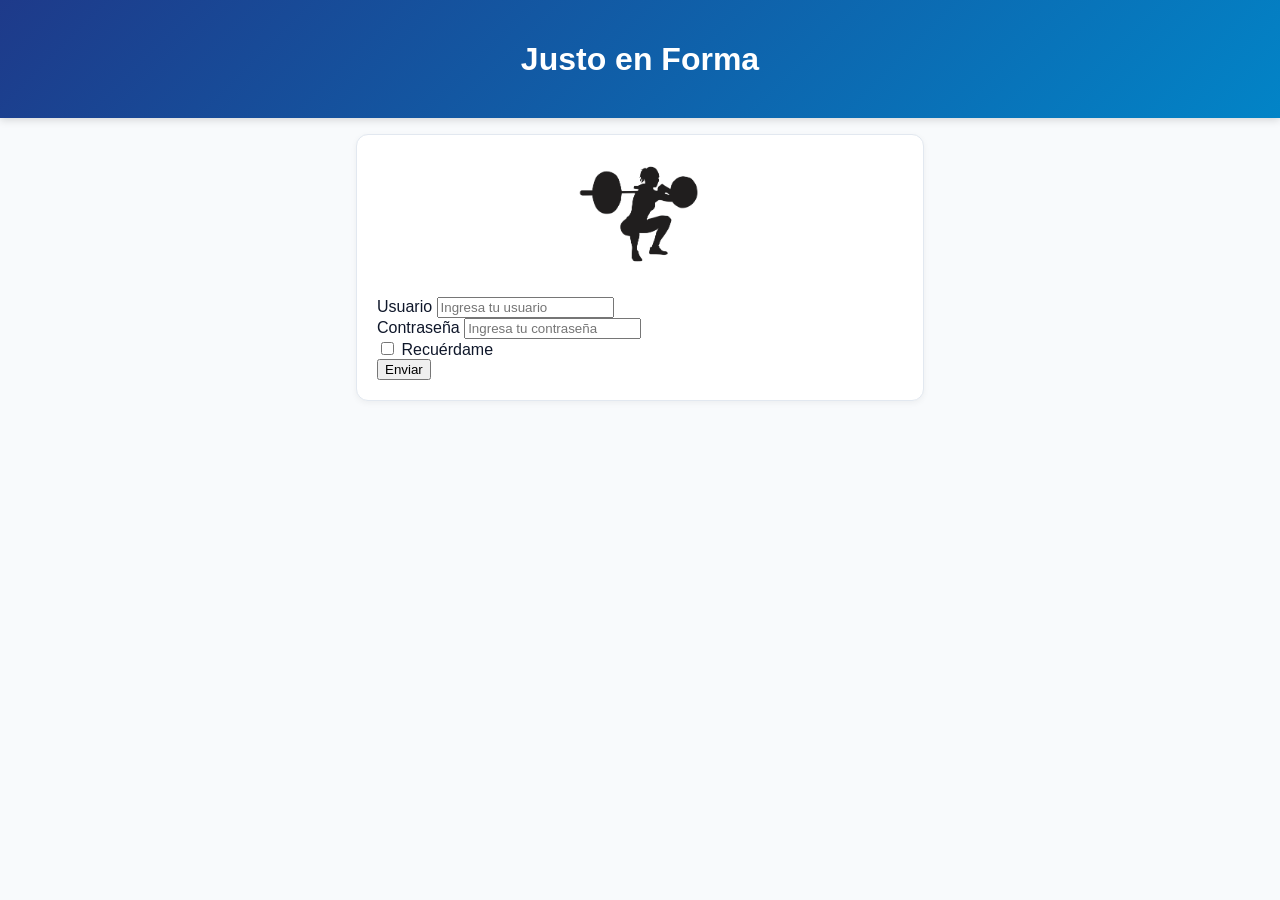
<file: index.html>
<!DOCTYPE html>
<html lang="es">
<head>
  <meta charset="UTF-8">
  <meta name="viewport" content="width=device-width, initial-scale=1.0">
  <title>Justo en Forma</title>
  <link rel="stylesheet" href="styles.css">
  <link rel="manifest" href="manifest.json">
  <meta name="theme-color" content="#1e3a8a">
</head>
<body>
  <header class="app-header">
    <h1>Justo en Forma</h1>
  </header>

  <main id="app-container" class="main-content">
    <div class="card login-card">
      <div class="logo-container">
        <!-- Logo ajustado con tamaño proporcional y centrado -->
        <img src="icon-192.png" alt="Justo en Forma Logo" class="app-logo" style="width: 160px; max-width: 100%; height: auto; display: block; margin: 0 auto 1.5rem auto;">
      </div>

      <form id="login-form">
        <div class="form-group">
          <label for="usuario">Usuario</label>
          <input type="text" id="usuario" placeholder="Ingresa tu usuario" required>
        </div>

        <div class="form-group">
          <label for="password">Contraseña</label>
          <input type="password" id="password" placeholder="Ingresa tu contraseña" required>
        </div>

        <div class="form-checkbox">
          <input type="checkbox" id="remember-me" checked>
          <label for="remember-me">Recuérdame</label>
        </div>

        <button type="submit" id="btn-enviar" class="btn-primary">Enviar</button>
      </form>

      <!-- Mensaje de Notificación/Alerta -->
      <div id="notification" class="notification hidden"></div>
    </div>
  </main>

  <script src="app.js"></script>
  <script>
    if ('serviceWorker' in navigator) {
      navigator.serviceWorker.register('./sw.js')
        .then(() => console.log('Service Worker Registrado'))
        .catch(err => console.error('Error en Service Worker:', err));
    }
  </script>
</body>
</html>
</file>
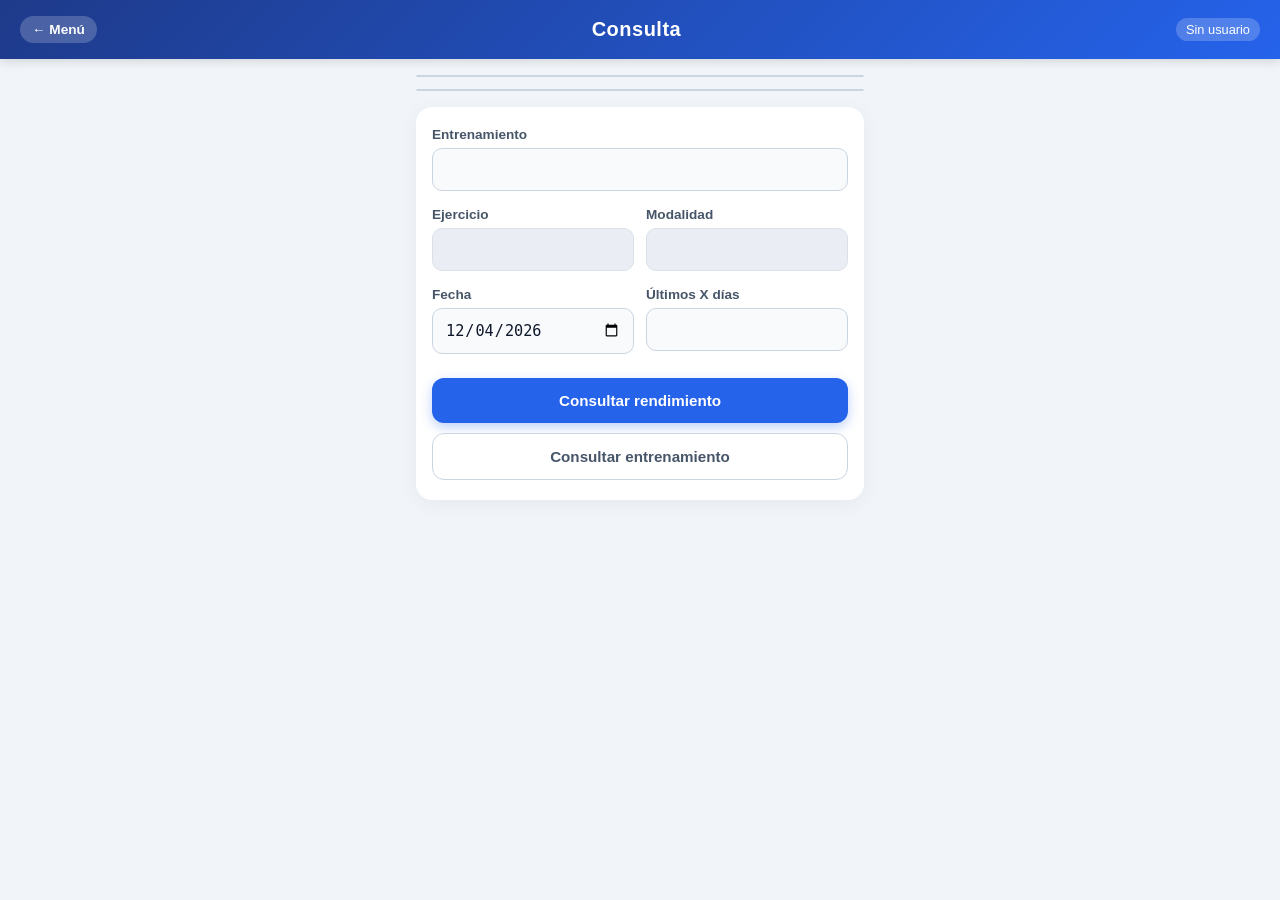
<file: Consulta.html>
<!DOCTYPE html>
<html lang="es">
<head>
  <meta charset="UTF-8">
  <meta name="viewport" content="width=device-width, initial-scale=1.0, maximum-scale=1.0, user-scalable=no">
  <title>Consulta de Entrenamientos</title>
  <meta name="theme-color" content="#1e3a8a">
  <style>
    body {
      margin: 0;
      padding: 0;
      background-color: #f1f5f9;
      font-family: -apple-system, BlinkMacSystemFont, 'Segoe UI', Roboto, Helvetica, Arial, sans-serif;
      color: #0f172a;
      -webkit-tap-highlight-color: transparent;
    }

    header {
      background: linear-gradient(135deg, #1e3a8a, #2563eb);
      color: #ffffff;
      padding: 16px 20px;
      display: flex;
      justify-content: space-between;
      align-items: center;
      position: sticky;
      top: 0;
      z-index: 100;
      box-shadow: 0 2px 10px rgba(0,0,0,0.15);
    }

    h1 {
      margin: 0;
      font-size: 1.25rem;
      font-weight: 700;
      letter-spacing: 0.5px;
    }

    .btn-atras {
      background: rgba(255,255,255,0.2);
      color: #ffffff;
      border: none;
      padding: 6px 12px;
      border-radius: 20px;
      font-size: 0.85rem;
      font-weight: 600;
      cursor: pointer;
      display: flex;
      align-items: center;
      gap: 4px;
    }

    .btn-atras:hover {
      background: rgba(255,255,255,0.3);
    }

    main {
      padding: 16px;
      max-width: 480px;
      margin: 0 auto;
      box-sizing: border-box;
    }

    .card {
      background: #ffffff;
      border-radius: 16px;
      padding: 20px 16px;
      box-shadow: 0 4px 20px rgba(0,0,0,0.05);
      margin-bottom: 16px;
    }

    .viewers-container {
      display: flex;
      flex-direction: column;
      width: 100%;
      gap: 12px;
      margin-bottom: 16px;
    }

    iframe {
      width: 100%;
      border: 1px solid #cbd5e1;
      border-radius: 12px;
      transition: height 0.3s ease;
      background: #ffffff;
      box-sizing: border-box;
    }

    .form-section {
      display: flex;
      flex-direction: column;
      gap: 16px;
    }

    .field-group {
      display: flex;
      flex-direction: column;
      gap: 6px;
    }

    .row-grid {
      display: grid;
      grid-template-columns: 1fr 1fr;
      gap: 12px;
    }

    label {
      font-weight: 600;
      font-size: 0.85rem;
      color: #475569;
    }

    select, input {
      width: 100%;
      padding: 12px;
      border: 1px solid #cbd5e1;
      border-radius: 10px;
      font-size: 0.95rem;
      outline: none;
      box-sizing: border-box;
      background: #f8fafc;
      color: #0f172a;
      appearance: none;
      -webkit-appearance: none;
    }

    select:disabled {
      background: #e2e8f0;
      color: #94a3b8;
      cursor: not-allowed;
    }

    .actions-grid {
      display: flex;
      flex-direction: column;
      gap: 10px;
      margin-top: 8px;
    }

    button.primary-btn {
      width: 100%;
      padding: 14px;
      border: none;
      background: #2563eb;
      color: #ffffff;
      border-radius: 12px;
      font-weight: 600;
      font-size: 0.95rem;
      cursor: pointer;
      box-shadow: 0 4px 12px rgba(37,99,235,0.3);
      transition: background 0.2s;
    }

    button.primary-btn:hover {
      background: #1d4ed8;
    }

    button.secondary-btn {
      width: 100%;
      padding: 14px;
      border: 1px solid #cbd5e1;
      background: #ffffff;
      color: #475569;
      border-radius: 12px;
      font-weight: 600;
      font-size: 0.95rem;
      cursor: pointer;
      transition: background 0.2s;
    }

    button.secondary-btn:hover {
      background: #f1f5f9;
    }
  </style>
</head>
<body>

  <header>
    <button type="button" id="btnAtrasTop" class="btn-atras">← Menú</button>
    <h1>Consulta</h1>
    <span id="user-display" style="font-size: 0.8rem; background: rgba(255,255,255,0.2); padding: 4px 10px; border-radius: 20px;">Cargando...</span>
  </header>

  <main>
    <!-- Visores para Gráfico y Tabla -->
    <div class="viewers-container">
      <iframe id="grafico" src="about:blank" style="height: 0px;"></iframe>
      <iframe id="tabla" src="about:blank" style="height: 0px;"></iframe>
    </div>

    <div class="card">
      <div class="form-section">
        
        <!-- Entrenamiento -->
        <div class="field-group">
          <label for="entrenamiento">Entrenamiento</label>
          <select id="entrenamiento">
            <option value="Fuerza">Fuerza</option>
            <option value="Cardio">Cardio</option>
          </select>
        </div>

        <!-- Ejercicio y Modalidad -->
        <div class="row-grid">
          <div class="field-group">
            <label for="ejercicio">Ejercicio</label>
            <select id="ejercicio" disabled></select>
          </div>
          <div class="field-group">
            <label for="modalidad2">Modalidad</label>
            <select id="modalidad2" disabled></select>
          </div>
        </div>

        <!-- Fecha y Últimos X Días -->
        <div class="row-grid">
          <div class="field-group">
            <label for="datePicker1">Fecha</label>
            <input type="date" id="datePicker1">
          </div>
          <div class="field-group">
            <label for="xDays">Últimos X días</label>
            <select id="xDays">
              <option value="7">7</option>
              <option value="14">14</option>
              <option value="30">30</option>
              <option value="90">90</option>
              <option value="180">180</option>
              <option value="365">365</option>
            </select>
          </div>
        </div>

        <!-- Botones de Acción -->
        <div class="actions-grid">
          <button type="button" id="consultarRendimiento" class="primary-btn">Consultar rendimiento</button>
          <button type="button" id="consultarEntrenamiento" class="secondary-btn">Consultar entrenamiento</button>
        </div>

      </div>
    </div>
  </main>

  <!-- Enlace al archivo JavaScript externo -->
  <script src="Consulta.js"></script>
</body>
</html>
</file>
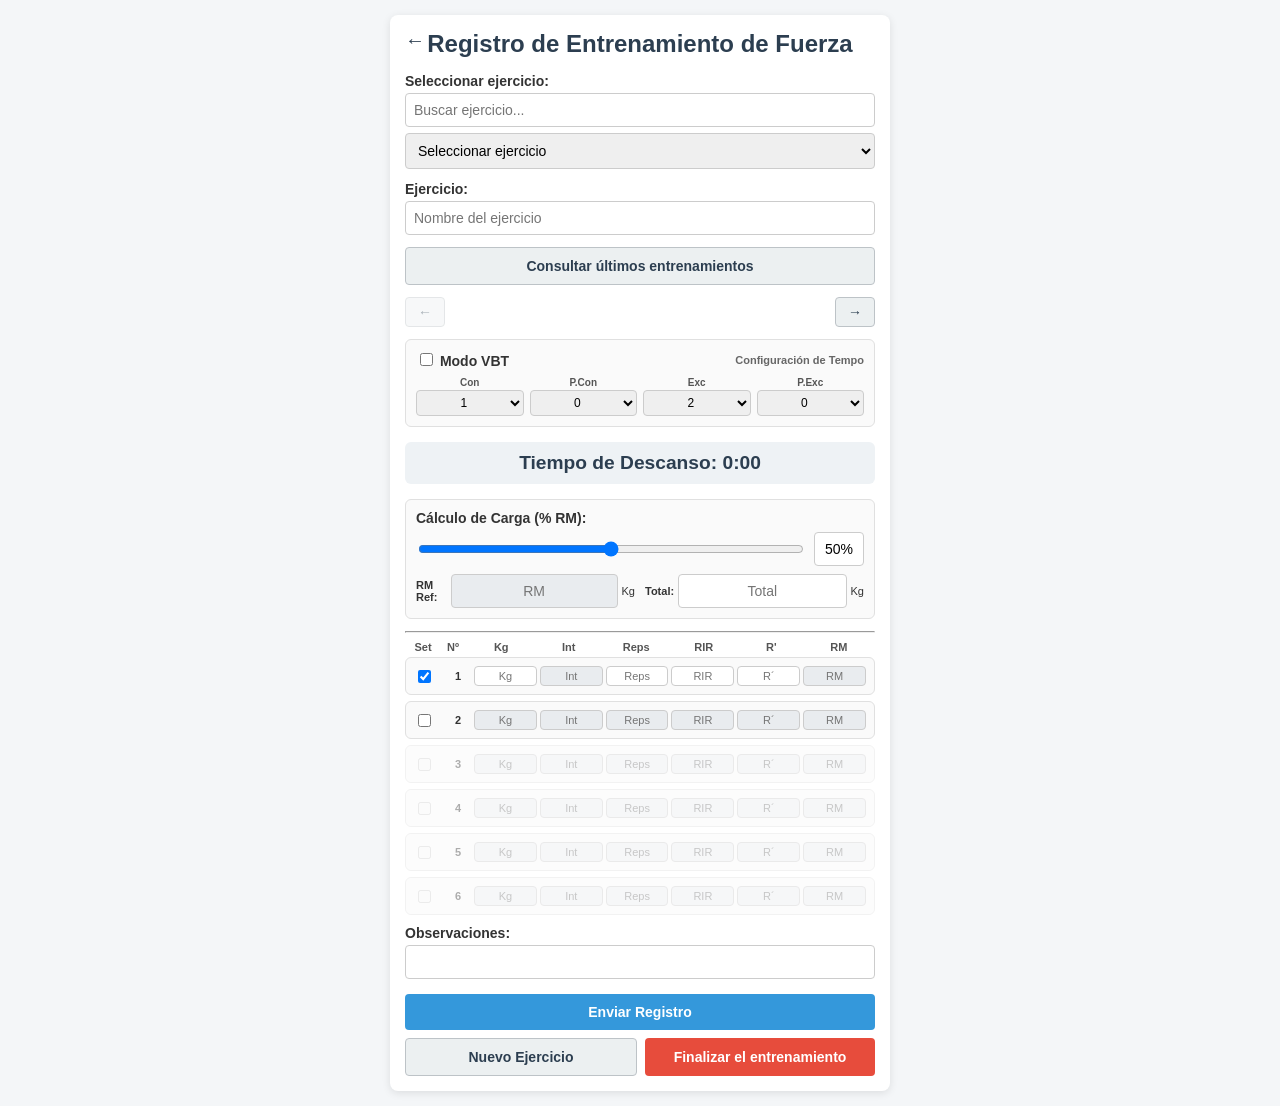
<file: EntrenamientoFuerza.html>
<!DOCTYPE html>
<html lang="es">
<head>
  <meta charset="UTF-8">
  <meta name="viewport" content="width=device-width, initial-scale=1.0">
  <title>Entrenamiento Fuerza</title>
  <style>
    * {
      box-sizing: border-box;
      font-family: -apple-system, BlinkMacSystemFont, "Segoe UI", Roboto, Helvetica, Arial, sans-serif;
    }
    body {
      background-color: #f4f6f8;
      margin: 0;
      padding: 15px;
      color: #333;
    }
    .container {
      max-width: 500px;
      margin: 0 auto;
      background: #ffffff;
      padding: 15px;
      border-radius: 8px;
      box-shadow: 0 2px 8px rgba(0,0,0,0.1);
      position: relative;
    }
    .back-btn {
      position: absolute;
      top: 15px;
      left: 15px;
      background: none;
      border: none;
      font-size: 20px;
      font-weight: bold;
      color: #2c3e50;
      cursor: pointer;
      padding: 0;
      line-height: 1;
    }
    .form-group {
      margin-bottom: 12px;
    }
    label {
      display: block;
      font-weight: bold;
      margin-bottom: 4px;
      font-size: 14px;
    }
    input[type="text"], select {
      width: 100%;
      padding: 8px;
      border: 1px solid #ccc;
      border-radius: 4px;
      font-size: 14px;
    }
    input.disabled-input, input:disabled, input[readonly]:not(#percentage):not(#rmResultKg) {
      background-color: #e9ecef !important;
      color: #6c757d !important;
      opacity: 1 !important;
    }
    button {
      padding: 10px;
      border: none;
      border-radius: 4px;
      background-color: #3498db;
      color: white;
      font-weight: bold;
      font-size: 14px;
      cursor: pointer;
    }
    button:active {
      background-color: #2980b9;
    }
    button:disabled {
      opacity: 0.4;
      cursor: not-allowed;
    }
    button#fin {
      background-color: #e74c3c;
    }
    button#fin:active {
      background-color: #c0392b;
    }
    .btn-secundario {
      background-color: #ecf0f1;
      color: #2c3e50;
      border: 1px solid #bdc3c7;
    }
    h2 {
      text-align: center;
      color: #2c3e50;
      margin-top: 0;
      margin-bottom: 15px;
    }
    .nav-banner {
      display: flex;
      align-items: center;
      justify-content: space-between;
      margin-bottom: 12px;
    }
    .nav-banner button {
      padding: 6px 12px;
    }
    #navTextDisplay {
      font-size: 13px;
      font-weight: bold;
      color: #2c3e50;
      text-align: center;
      flex: 1;
      padding: 0 8px;
      overflow: hidden;
      text-overflow: ellipsis;
      white-space: nowrap;
    }
    
    /* MEJORA: Bloque de Tempo rediseñado en Grid */
    .tempo-card {
      background: #fafafa;
      padding: 10px;
      border-radius: 6px;
      border: 1px solid #e0e0e0;
      font-size: 12px;
    }
    .tempo-header {
      display: flex;
      justify-content: space-between;
      align-items: center;
      margin-bottom: 8px;
      font-weight: bold;
    }
    .tempo-grid {
      display: grid;
      grid-template-columns: repeat(4, 1fr);
      gap: 6px;
      text-align: center;
    }
    .tempo-item {
      display: flex;
      flex-direction: column;
      gap: 2px;
    }
    .tempo-item span {
      font-size: 10px;
      color: #555;
      font-weight: bold;
    }
    .tempo-item select {
      width: 100%;
      padding: 4px;
      font-size: 12px;
      text-align: center;
    }

    .timer-card {
      background: #eef2f5;
      border-radius: 6px;
      padding: 10px;
      text-align: center;
      font-size: 1.2em;
      font-weight: bold;
      color: #2c3e50;
      margin: 15px 0;
    }

    /* MEJORA: Cálculo de Carga optimizado y limpio */
    .calc-card {
      background: #fafafa;
      padding: 10px;
      border-radius: 6px;
      border: 1px solid #e0e0e0;
    }
    .calc-inputs-top {
      display: flex;
      align-items: center;
      gap: 8px;
      margin-bottom: 8px;
    }
    .slider-container {
      display: flex;
      align-items: center;
      gap: 8px;
      flex: 1;
    }
    .slider-container input[type="range"] {
      flex: 1;
    }
    .slider-container input[type="text"] {
      width: 50px;
      text-align: center;
    }
    .calc-results-bottom {
      display: flex;
      justify-content: space-between;
      gap: 10px;
      font-size: 12px;
    }
    .calc-field {
      display: flex;
      align-items: center;
      gap: 4px;
      flex: 1;
    }
    .calc-field input {
      text-align: center;
    }

    .serie-row {
      background: #fafafa;
      border: 1px solid #e0e0e0;
      padding: 8px;
      margin-bottom: 6px;
      border-radius: 6px;
    }
    .serie-row.disabled {
      opacity: 0.4;
      pointer-events: none;
    }
    .grid-8col {
      display: grid;
      grid-template-columns: 28px 26px 1fr 1fr 1fr 1fr 1fr 1fr;
      gap: 3px;
      align-items: center;
      font-size: 11px;
    }
    .grid-8col input[type="text"] {
      padding: 3px;
      font-size: 11px;
      text-align: center;
    }
    .grid-header {
      display: grid;
      grid-template-columns: 28px 26px 1fr 1fr 1fr 1fr 1fr 1fr;
      gap: 3px;
      text-align: center;
      font-size: 11px;
      font-weight: bold;
      color: #555;
      margin-bottom: 4px;
      padding: 0 4px;
    }
    .button-group {
      display: flex;
      flex-direction: column;
      gap: 8px;
      margin-top: 15px;
    }
    .button-group-inline {
      display: flex;
      gap: 8px;
    }
    .button-group-inline button {
      flex: 1;
    }
  </style>
</head>
<body>

<div class="container">
  <button id="btnVolverMenu" class="back-btn">&larr;</button>
  <h2>Registro de Entrenamiento de Fuerza</h2>

  <div class="form-group">
    <label for="listPicker1">Seleccionar ejercicio:</label>
    <input type="text" id="buscadorEjercicio" placeholder="Buscar ejercicio..." style="margin-bottom: 6px;">
    <select id="listPicker1"></select>
  </div>

  <div class="form-group">
    <label for="ejercicio">Ejercicio:</label>
    <input type="text" id="ejercicio" placeholder="Nombre del ejercicio">
  </div>

  <div class="form-group">
    <button id="consultar" style="width: 100%;" class="btn-secundario">Consultar últimos entrenamientos</button>
  </div>

  <div class="nav-banner">
    <button id="btnTextPrev" class="btn-secundario">&larr;</button>
    <span id="navTextDisplay"></span>
    <button id="btnTextNext" class="btn-secundario">&rarr;</button>
  </div>

  <!-- MEJORA: Estructura visual clara para Tempo y VBT -->
  <div class="form-group tempo-card">
    <div class="tempo-header">
      <label class="checkbox-inline" style="margin:0;">
        <input type="checkbox" id="vbt"> Modo VBT
      </label>
      <span style="font-size: 11px; color: #666;">Configuración de Tempo</span>
    </div>
    <div class="tempo-grid">
      <div class="tempo-item">
        <span>Con</span>
        <select id="con"><option value="1">1</option><option value="2">2</option><option value="3">3</option></select>
      </div>
      <div class="tempo-item">
        <span>P.Con</span>
        <select id="pausaCon"><option value="1">0</option><option value="2">1</option></select>
      </div>
      <div class="tempo-item">
        <span>Exc</span>
        <select id="ecc"><option value="1">1</option><option value="2" selected>2</option><option value="3">3</option></select>
      </div>
      <div class="tempo-item">
        <span>P.Exc</span>
        <select id="pausaEcc"><option value="1">0</option><option value="2">1</option></select>
      </div>
    </div>
  </div>

  <div class="timer-card">
    Tiempo de Descanso: <span id="minutos">0</span>:<span id="segundos">00</span>
  </div>

  <!-- MEJORA: Bloque de Carga (% RM) más ordenado y compacto -->
  <div class="form-group calc-card">
    <label style="margin-bottom: 6px;">Cálculo de Carga (% RM):</label>
    <div class="calc-inputs-top">
      <div class="slider-container">
        <input type="range" id="slider1" min="0" max="100" value="50">
        <input type="text" id="percentage" readonly>
      </div>
    </div>
    <div class="calc-results-bottom">
      <div class="calc-field">
        <span style="font-size:11px; font-weight:bold;">RM Ref:</span>
        <input type="text" id="rmRef" readonly placeholder="RM"> <span style="font-size:11px;">Kg</span>
      </div>
      <div class="calc-field" style="justify-content: flex-end;">
        <span style="font-size:11px; font-weight:bold;">Total:</span>
        <input type="text" id="rmResultKg" readonly placeholder="Total"> <span style="font-size:11px;">Kg</span>
      </div>
    </div>
  </div>

  <hr>

  <div class="grid-header">
    <div>Set</div>
    <div>Nº</div>
    <div>Kg</div>
    <div>Int</div>
    <div>Reps</div>
    <div>RIR</div>
    <div>R'</div>
    <div>RM</div>
  </div>
  <div id="seriesContainer"></div>

  <div class="form-group" style="margin-top: 10px;">
    <label for="textBox1">Observaciones:</label>
    <input type="text" id="textBox1">
  </div>

  <div class="button-group">
    <button id="enviar">Enviar Registro</button>
    <div class="button-group-inline">
        <button id="nuevoEjercicio" class="btn-secundario">Nuevo Ejercicio</button>
        <button id="fin">Finalizar el entrenamiento</button>
    </div>
  </div>

  <div id="label12"></div>
  <div id="label32"></div>
</div>

<script src="EntrenamientoFuerza.js"></script>
</body>
</html>
</file>
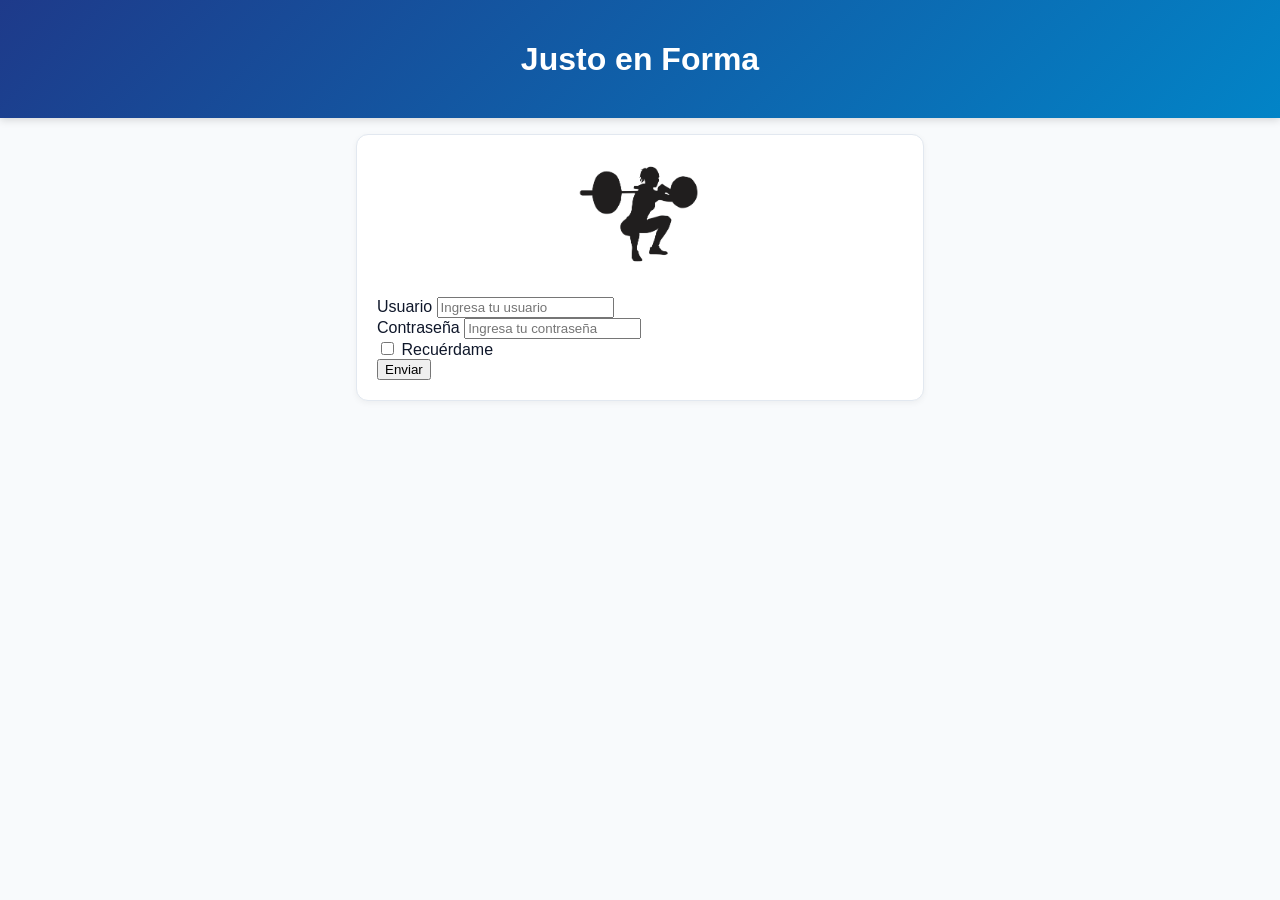
<file: menu_principal.html>
<!DOCTYPE html>
<html lang="es">
<head>
  <meta charset="UTF-8">
  <meta name="viewport" content="width=device-width, initial-scale=1.0">
  <title>Menú Principal - Justo en Forma</title>
  <link rel="stylesheet" href="styles.css">
  <link rel="manifest" href="manifest.json">
  <meta name="theme-color" content="#1e3a8a">
  <style>
    /* Estilos para el spinner de carga */
    .spinner-overlay {
      position: fixed;
      top: 0;
      left: 0;
      width: 100%;
      height: 100%;
      background-color: rgba(255, 255, 255, 0.9);
      display: flex;
      flex-direction: column;
      justify-content: center;
      align-items: center;
      z-index: 9999;
      transition: opacity 0.3s ease;
    }

    .spinner-overlay.hidden {
      opacity: 0;
      pointer-events: none;
      display: none;
    }

    .spinner {
      width: 50px;
      height: 50px;
      border: 5px solid #e5e7eb;
      border-top: 5px solid #1e3a8a;
      border-radius: 50%;
      animation: spin 0.8s linear infinite;
      margin-bottom: 1rem;
    }

    .spinner-text {
      color: #1e3a8a;
      font-weight: 600;
      font-family: inherit;
    }

    @keyframes spin {
      0% { transform: rotate(0deg); }
      100% { transform: rotate(360deg); }
    }
  </style>
</head>
<body>
  <!-- Spinner de carga inicial -->
  <div id="loading-spinner" class="spinner-overlay">
    <div class="spinner"></div>
    <span class="spinner-text">Cargando datos principales...</span>
  </div>

  <header class="app-header">
    <h1>Menú Principal</h1>
    <span id="user-greeting" class="user-badge"></span>
  </header>

  <main class="main-content">
    <div class="card menu-card">
      <div class="menu-grid">
        <button id="btn-rpe" class="btn-menu">RPE</button>
        <button id="btn-readiness" class="btn-menu">Readiness</button>
        <button id="btn-perfil-fv" class="btn-menu">Perfil FV</button>
        <button id="btn-consultar-performance" class="btn-menu">Consultar performance</button>
        <button id="btn-entrenamiento-fuerza" class="btn-menu">Entrenamiento de fuerza</button>
        <button id="btn-registrar-test" class="btn-menu">Registrar tests</button>
        <button id="btn-consultar-test" class="btn-menu">Consultar test</button>
      </div>

      <div class="menu-footer">
        <button id="btn-logout" class="btn-secondary">Cerrar sesión</button>
      </div>

      <div class="logo-container margin-top">
        <img src="icon-192.png" alt="Deportes" class="app-logo" style="width: 160px; max-width: 100%; height: auto; display: block; margin: 0 auto 1.5rem auto;">
      </div>
    </div>
  </main>

  <script src="menu_principal.js"></script>
</body>
</html>
</file>
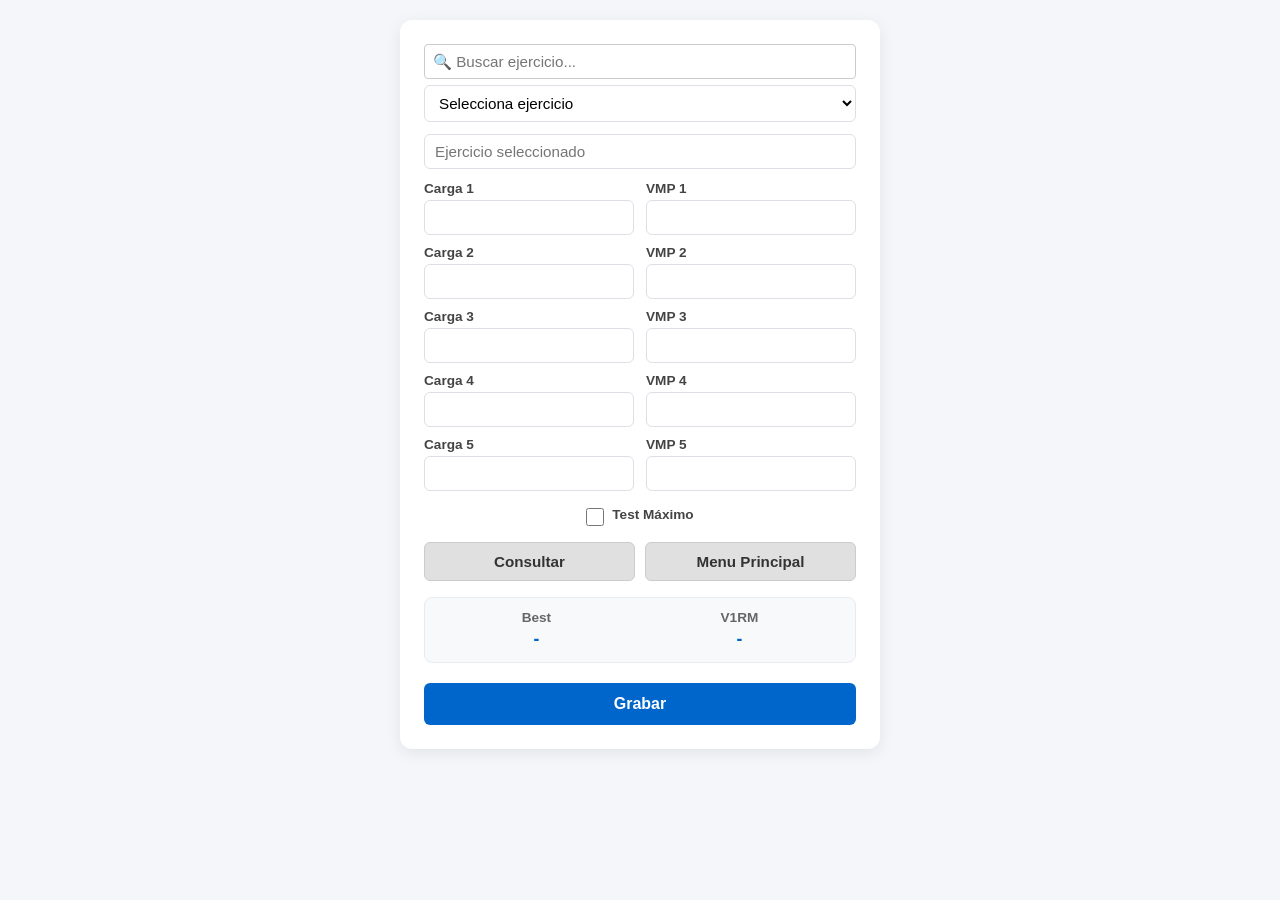
<file: PerfilFV.html>
<!DOCTYPE html>
<html lang="es">
<head>
  <meta charset="UTF-8">
  <meta name="viewport" content="width=device-width, initial-scale=1.0">
  <title>Perfil Fuerza-Velocidad</title>
  <style>
    * {
      box-sizing: border-box;
      margin: 0;
      padding: 0;
      font-family: -apple-system, BlinkMacSystemFont, "Segoe UI", Roboto, Helvetica, Arial, sans-serif;
    }

    body {
      background-color: #f4f6f9;
      color: #333;
      display: flex;
      justify-content: center;
      padding: 20px 12px;
    }

    .container {
      background: #ffffff;
      width: 100%;
      max-width: 480px;
      padding: 24px;
      border-radius: 12px;
      box-shadow: 0 4px 16px rgba(0,0,0,0.08);
    }

    .form-group {
      margin-bottom: 12px;
    }

    label {
      display: block;
      font-size: 0.85rem;
      font-weight: 600;
      margin-bottom: 4px;
      color: #444;
    }

    select, input[type="text"], input[type="number"] {
      width: 100%;
      padding: 8px 10px;
      border: 1px solid #dcdfe6;
      border-radius: 6px;
      font-size: 0.95rem;
      background-color: #fff;
    }

    select:focus, input:focus {
      outline: none;
      border-color: #0066cc;
    }

    .grid-pair {
      display: grid;
      grid-template-columns: 1fr 1fr;
      gap: 12px;
      margin-bottom: 10px;
    }

    .checkbox-group {
      display: flex;
      align-items: center;
      justify-content: center;
      gap: 8px;
      margin: 16px 0;
      cursor: pointer;
    }

    .checkbox-group input[type="checkbox"] {
      width: 18px;
      height: 18px;
      accent-color: #0066cc;
      cursor: pointer;
    }

    .button-row {
      display: flex;
      gap: 10px;
      margin-bottom: 16px;
    }

    .btn {
      flex: 1;
      padding: 10px;
      background-color: #e0e0e0;
      color: #333;
      border: 1px solid #ccc;
      border-radius: 6px;
      font-size: 0.95rem;
      font-weight: 600;
      cursor: pointer;
      transition: background-color 0.2s ease;
      text-align: center;
    }

    .btn:hover {
      background-color: #d0d0d0;
    }

    .btn-main {
      background-color: #0066cc;
      color: #ffffff;
      border: none;
      width: 100%;
      padding: 12px;
      font-size: 1rem;
    }

    .btn-main:hover {
      background-color: #0052a3;
    }

    .results-card {
      display: flex;
      justify-content: space-around;
      margin-bottom: 20px;
      padding: 12px;
      background-color: #f8f9fa;
      border: 1px solid #e9ecef;
      border-radius: 8px;
      text-align: center;
    }

    .results-card div {
      display: flex;
      flex-direction: column;
      gap: 4px;
    }

    .results-card .title {
      font-size: 0.85rem;
      color: #666;
      font-weight: 600;
    }

    .results-card .value {
      font-size: 1.1rem;
      font-weight: 700;
      color: #0066cc;
    }

    .hidden {
      display: none !important;
    }
  </style>
</head>
<body>

  <div class="container">
    <iframe id="webViewer1" class="hidden" src="about:blank"></iframe>

    <div class="form-group">
      <select id="listPicker1">
        <option value="" disabled selected>Selecciona ejercicio</option>
      </select>
    </div>

    <div class="form-group">
      <input type="text" id="textBox11" placeholder="Ejercicio seleccionado">
    </div>

    <!-- Cargas y Velocidades (textBox1 a textBox10) -->
    <div class="grid-pair">
      <div>
        <label for="textBox1">Carga 1</label>
        <input type="number" id="textBox1" step="any">
      </div>
      <div>
        <label for="textBox2">VMP 1</label>
        <input type="number" id="textBox2" step="any">
      </div>
    </div>

    <div class="grid-pair">
      <div>
        <label for="textBox3">Carga 2</label>
        <input type="number" id="textBox3" step="any">
      </div>
      <div>
        <label for="textBox4">VMP 2</label>
        <input type="number" id="textBox4" step="any">
      </div>
    </div>

    <div class="grid-pair">
      <div>
        <label for="textBox5">Carga 3</label>
        <input type="number" id="textBox5" step="any">
      </div>
      <div>
        <label for="textBox6">VMP 3</label>
        <input type="number" id="textBox6" step="any">
      </div>
    </div>

    <div class="grid-pair">
      <div>
        <label for="textBox7">Carga 4</label>
        <input type="number" id="textBox7" step="any">
      </div>
      <div>
        <label for="textBox8">VMP 4</label>
        <input type="number" id="textBox8" step="any">
      </div>
    </div>

    <div class="grid-pair">
      <div>
        <label for="textBox9">Carga 5</label>
        <input type="number" id="textBox9" step="any">
      </div>
      <div>
        <label for="textBox10">VMP 5</label>
        <input type="number" id="textBox10" step="any">
      </div>
    </div>

    <div class="checkbox-group">
      <input type="checkbox" id="checkBox1">
      <label for="checkBox1">Test Máximo</label>
    </div>

    <div class="button-row">
      <button id="button1" class="btn">Consultar</button>
      <button id="button3" class="btn">Menu Principal</button>
    </div>

    <div class="results-card">
      <div>
        <span class="title">Best</span>
        <span id="mejorText" class="value">-</span>
      </div>
      <div>
        <span class="title">V1RM</span>
        <span id="v1rmText" class="value">-</span>
      </div>
    </div>

    <button id="button2" class="btn btn-main">Grabar</button>
  </div>

  <script src="PerfilFV.js"></script>
</body>
</html>
</file>
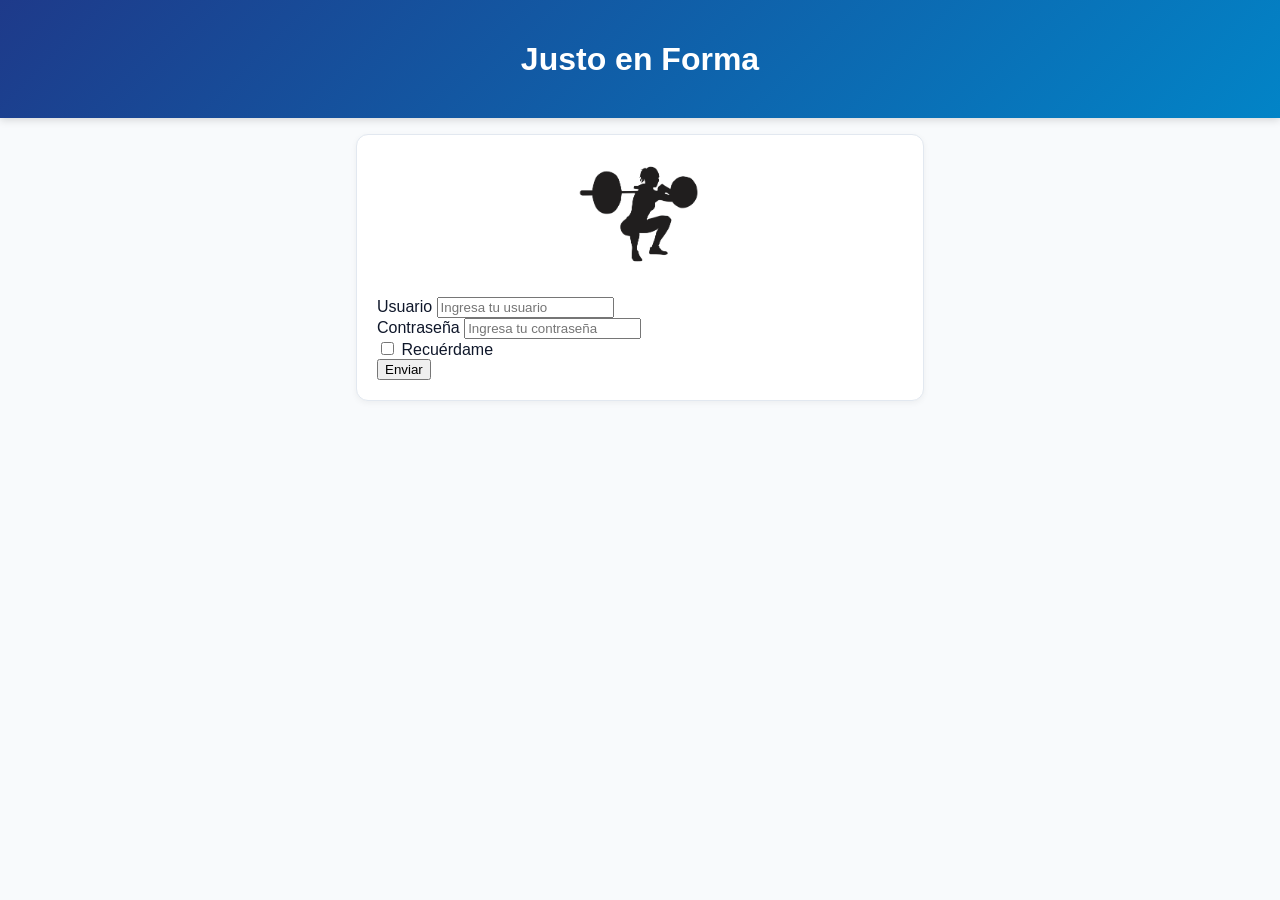
<file: readiness.html>
<!DOCTYPE html>
<html lang="es">
<head>
  <meta charset="UTF-8">
  <meta name="viewport" content="width=device-width, initial-scale=1.0, maximum-scale=1.0, user-scalable=no">
  <title>Registro de Readiness - Justo en Forma</title>
  <meta name="theme-color" content="#1e3a8a">
</head>
<body style="margin: 0; padding: 0; background-color: #f1f5f9; font-family: -apple-system, BlinkMacSystemFont, 'Segoe UI', Roboto, Helvetica, Arial, sans-serif; color: #0f172a; -webkit-tap-highlight-color: transparent;">

  <header style="background: linear-gradient(135deg, #1e3a8a, #2563eb); color: #ffffff; padding: 16px 20px; display: flex; justify-content: space-between; align-items: center; position: sticky; top: 0; z-index: 100; box-shadow: 0 2px 10px rgba(0,0,0,0.15);">
    <h1 style="margin: 0; font-size: 1.25rem; font-weight: 700; letter-spacing: 0.5px;">Readiness</h1>
    <span id="user-display" style="background: rgba(255,255,255,0.2); padding: 4px 10px; border-radius: 20px; font-size: 0.8rem; font-weight: 500;">Cargando...</span>
  </header>

  <main style="padding: 16px; max-width: 480px; margin: 0 auto; box-sizing: border-box;">
    <div style="background: #ffffff; border-radius: 16px; padding: 20px 16px; box-shadow: 0 4px 20px rgba(0,0,0,0.05);">
      <form id="readiness-form" style="display: flex; flex-direction: column; gap: 20px;">

        <!-- Estado Muscular -->
        <div>
          <div style="display: flex; justify-content: space-between; align-items: center; margin-bottom: 8px;">
            <label for="soreness" style="font-weight: 600; font-size: 0.95rem; color: #334155;">Estado muscular</label>
            <span id="val-soreness" style="background: #f1f5f9; color: #1e293b; font-weight: 700; font-size: 0.9rem; padding: 2px 10px; border-radius: 12px; min-width: 20px; text-align: center;">-</span>
          </div>
          <input type="range" id="soreness" min="0" max="10" value="5" data-type="good-right" class="mobile-slider">
        </div>

        <!-- Energía -->
        <div>
          <div style="display: flex; justify-content: space-between; align-items: center; margin-bottom: 8px;">
            <label for="fatiga" style="font-weight: 600; font-size: 0.95rem; color: #334155;">Energía</label>
            <span id="val-fatiga" style="background: #f1f5f9; color: #1e293b; font-weight: 700; font-size: 0.9rem; padding: 2px 10px; border-radius: 12px; min-width: 20px; text-align: center;">-</span>
          </div>
          <input type="range" id="fatiga" min="0" max="10" value="5" data-type="good-right" class="mobile-slider">
        </div>

        <!-- Calidad de Sueño -->
        <div>
          <div style="display: flex; justify-content: space-between; align-items: center; margin-bottom: 8px;">
            <label for="sueno" style="font-weight: 600; font-size: 0.95rem; color: #334155;">Calidad de sueño</label>
            <span id="val-sueno" style="background: #f1f5f9; color: #1e293b; font-weight: 700; font-size: 0.9rem; padding: 2px 10px; border-radius: 12px; min-width: 20px; text-align: center;">-</span>
          </div>
          <input type="range" id="sueno" min="0" max="10" value="5" data-type="good-right" class="mobile-slider">
        </div>

        <!-- Estrés -->
        <div>
          <div style="display: flex; justify-content: space-between; align-items: center; margin-bottom: 8px;">
            <label for="estres" style="font-weight: 600; font-size: 0.95rem; color: #334155;">Estrés</label>
            <span id="val-estres" style="background: #f1f5f9; color: #1e293b; font-weight: 700; font-size: 0.9rem; padding: 2px 10px; border-radius: 12px; min-width: 20px; text-align: center;">-</span>
          </div>
          <input type="range" id="estres" min="0" max="10" value="5" data-type="good-left" class="mobile-slider">
        </div>

        <hr style="border: none; border-top: 1px solid #e2e8f0; margin: 4px 0;">

        <!-- Campos numéricos -->
        <div style="display: grid; grid-template-columns: 1fr 1fr; gap: 12px;">
          <div>
            <label for="horas" style="display: block; font-weight: 600; font-size: 0.85rem; color: #475569; margin-bottom: 6px;">Horas sueño</label>
            <div style="position: relative; display: flex; align-items: center;">
              <input type="number" id="horas" step="0.1" placeholder="Ej. 7.5" style="width: 100%; padding: 12px 36px 12px 12px; border: 1px solid #cbd5e1; border-radius: 10px; font-size: 0.95rem; outline: none; box-sizing: border-box; background: #f8fafc;">
              <span style="position: absolute; right: 10px; font-size: 0.8rem; font-weight: 600; color: #94a3b8; pointer-events: none;">hs</span>
            </div>
          </div>

          <div>
            <label for="hrv" style="display: block; font-weight: 600; font-size: 0.85rem; color: #475569; margin-bottom: 6px;">HRV</label>
            <div style="position: relative; display: flex; align-items: center;">
              <input type="number" id="hrv" step="1" placeholder="Ej. 65" style="width: 100%; padding: 12px 36px 12px 12px; border: 1px solid #cbd5e1; border-radius: 10px; font-size: 0.95rem; outline: none; box-sizing: border-box; background: #f8fafc;">
              <span style="position: absolute; right: 10px; font-size: 0.8rem; font-weight: 600; color: #94a3b8; pointer-events: none;">ms</span>
            </div>
          </div>
        </div>

        <div>
          <label for="peso" style="display: block; font-weight: 600; font-size: 0.85rem; color: #475569; margin-bottom: 6px;">Peso corporal</label>
          <div style="position: relative; display: flex; align-items: center;">
            <input type="number" id="peso" step="0.1" placeholder="Ej. 70.5" style="width: 100%; padding: 12px 36px 12px 12px; border: 1px solid #cbd5e1; border-radius: 10px; font-size: 0.95rem; outline: none; box-sizing: border-box; background: #f8fafc;">
            <span style="position: absolute; right: 12px; font-size: 0.85rem; font-weight: 600; color: #94a3b8; pointer-events: none;">kg</span>
          </div>
        </div>

        <div>
          <label for="observaciones" style="display: block; font-weight: 600; font-size: 0.85rem; color: #475569; margin-bottom: 6px;">Observaciones</label>
          <textarea id="observaciones" rows="3" placeholder="¿Cómo te sientes hoy?..." style="width: 100%; padding: 12px; border: 1px solid #cbd5e1; border-radius: 10px; font-size: 0.9rem; outline: none; box-sizing: border-box; background: #f8fafc; resize: none; font-family: inherit;"></textarea>
        </div>

        <!-- Botones -->
        <div style="display: flex; gap: 12px; margin-top: 8px;">
          <button type="button" id="btn-atras" style="flex: 1; padding: 14px; border: 1px solid #cbd5e1; background: #ffffff; color: #475569; border-radius: 12px; font-weight: 600; font-size: 0.95rem; cursor: pointer;">Atrás</button>
          <button type="submit" id="btn-enviar" style="flex: 2; padding: 14px; border: none; background: #2563eb; color: #ffffff; border-radius: 12px; font-weight: 600; font-size: 0.95rem; cursor: pointer; box-shadow: 0 4px 12px rgba(37,99,235,0.3);">Enviar Registro</button>
        </div>

      </form>
    </div>
  </main>

  <script src="readiness.js"></script>
</body>
</html>
</file>
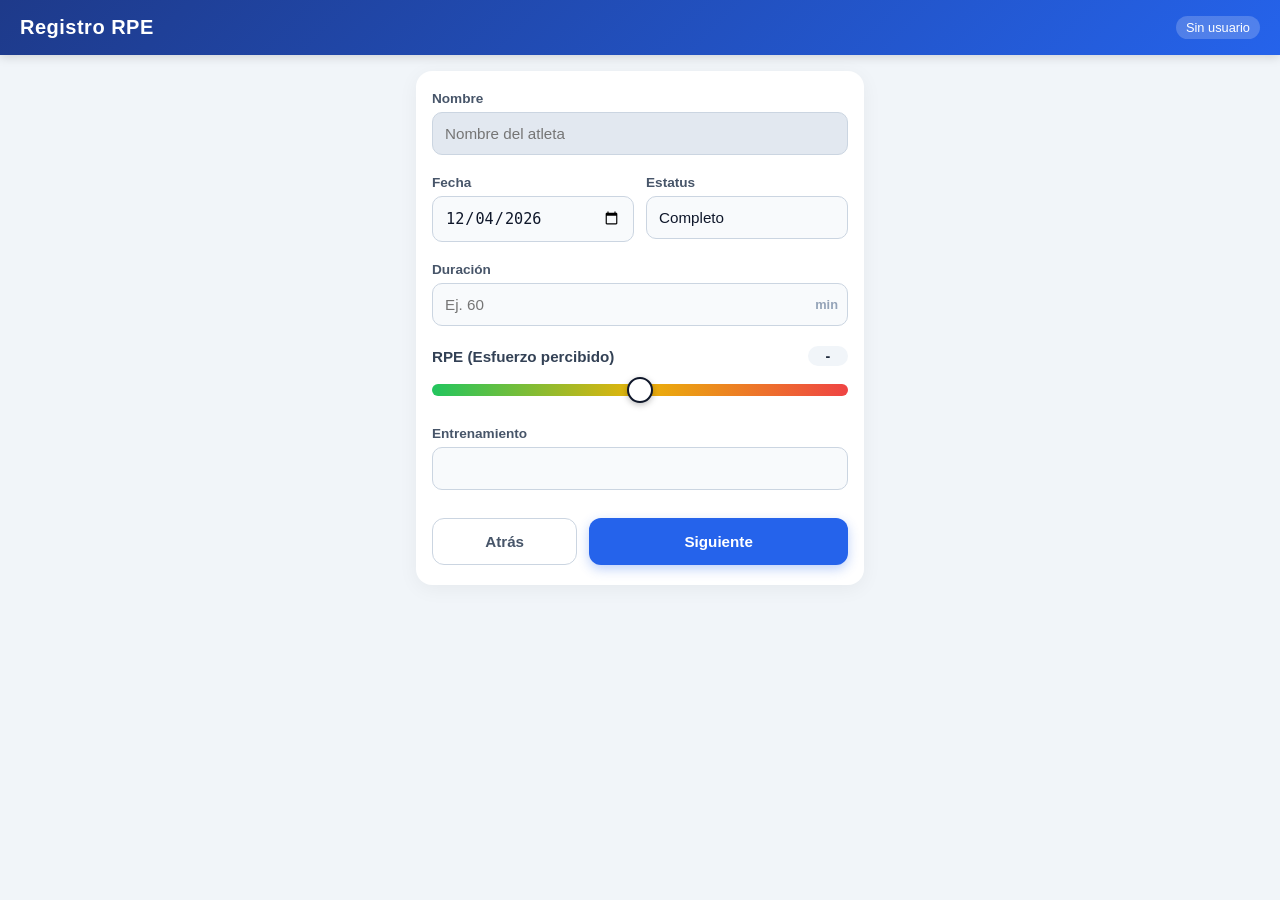
<file: rpe.html>
<!DOCTYPE html>
<html lang="es">
<head>
  <meta charset="UTF-8">
  <meta name="viewport" content="width=device-width, initial-scale=1.0, maximum-scale=1.0, user-scalable=no">
  <title>Registro RPE - Justo en Forma</title>
  <meta name="theme-color" content="#1e3a8a">
</head>
<body style="margin: 0; padding: 0; background-color: #f1f5f9; font-family: -apple-system, BlinkMacSystemFont, 'Segoe UI', Roboto, Helvetica, Arial, sans-serif; color: #0f172a; -webkit-tap-highlight-color: transparent;">

  <header style="background: linear-gradient(135deg, #1e3a8a, #2563eb); color: #ffffff; padding: 16px 20px; display: flex; justify-content: space-between; align-items: center; position: sticky; top: 0; z-index: 100; box-shadow: 0 2px 10px rgba(0,0,0,0.15);">
    <h1 style="margin: 0; font-size: 1.25rem; font-weight: 700; letter-spacing: 0.5px;">Registro RPE</h1>
    <span id="user-display" style="background: rgba(255,255,255,0.2); padding: 4px 10px; border-radius: 20px; font-size: 0.8rem; font-weight: 500;">Cargando...</span>
  </header>

  <main style="padding: 16px; max-width: 480px; margin: 0 auto; box-sizing: border-box;">
    <div style="background: #ffffff; border-radius: 16px; padding: 20px 16px; box-shadow: 0 4px 20px rgba(0,0,0,0.05);">
      <form id="rpe-form" style="display: flex; flex-direction: column; gap: 20px;">

        <!-- Nombre del atleta (Solo lectura) -->
        <div>
          <label for="nombre" style="display: block; font-weight: 600; font-size: 0.85rem; color: #475569; margin-bottom: 6px;">Nombre</label>
          <input type="text" id="nombre" readonly placeholder="Nombre del atleta" style="width: 100%; padding: 12px; border: 1px solid #cbd5e1; border-radius: 10px; font-size: 0.95rem; outline: none; box-sizing: border-box; background: #e2e8f0; color: #64748b; cursor: not-allowed;">
        </div>

        <!-- Fecha y Estatus -->
        <div style="display: grid; grid-template-columns: 1fr 1fr; gap: 12px;">
          <div>
            <label for="fecha" style="display: block; font-weight: 600; font-size: 0.85rem; color: #475569; margin-bottom: 6px;">Fecha</label>
            <input type="date" id="fecha" style="width: 100%; padding: 12px; border: 1px solid #cbd5e1; border-radius: 10px; font-size: 0.95rem; outline: none; box-sizing: border-box; background: #f8fafc; color: #0f172a;">
          </div>

          <div>
            <label for="estatus" style="display: block; font-weight: 600; font-size: 0.85rem; color: #475569; margin-bottom: 6px;">Estatus</label>
            <select id="estatus" style="width: 100%; padding: 12px; border: 1px solid #cbd5e1; border-radius: 10px; font-size: 0.95rem; outline: none; box-sizing: border-box; background: #f8fafc; color: #0f172a; -webkit-appearance: none; appearance: none;">
              <option value="Completo">Completo</option>
              <option value="Limitado">Limitado</option>
              <option value="Lesionado">Lesionado</option>
            </select>
          </div>
        </div>

        <!-- Duración -->
        <div>
          <label for="duracion" style="display: block; font-weight: 600; font-size: 0.85rem; color: #475569; margin-bottom: 6px;">Duración</label>
          <div style="position: relative; display: flex; align-items: center;">
            <input type="number" id="duracion" placeholder="Ej. 60" style="width: 100%; padding: 12px 42px 12px 12px; border: 1px solid #cbd5e1; border-radius: 10px; font-size: 0.95rem; outline: none; box-sizing: border-box; background: #f8fafc;">
            <span style="position: absolute; right: 10px; font-size: 0.8rem; font-weight: 600; color: #94a3b8; pointer-events: none;">min</span>
          </div>
        </div>

        <!-- Slider RPE (0-10) -->
        <div>
          <div style="display: flex; justify-content: space-between; align-items: center; margin-bottom: 8px;">
            <label for="rpe" style="font-weight: 600; font-size: 0.95rem; color: #334155;">RPE (Esfuerzo percibido)</label>
            <span id="val-rpe" style="background: #f1f5f9; color: #1e293b; font-weight: 700; font-size: 0.9rem; padding: 2px 10px; border-radius: 12px; min-width: 20px; text-align: center;">-</span>
          </div>
          <input type="range" id="rpe" min="0" max="10" value="5" data-type="good-left" class="mobile-slider">
        </div>

        <!-- Tipo de Entrenamiento -->
        <div>
          <label for="entrenamiento" style="display: block; font-weight: 600; font-size: 0.85rem; color: #475569; margin-bottom: 6px;">Entrenamiento</label>
          <select id="entrenamiento" style="width: 100%; padding: 12px; border: 1px solid #cbd5e1; border-radius: 10px; font-size: 0.95rem; outline: none; box-sizing: border-box; background: #f8fafc; color: #0f172a; -webkit-appearance: none; appearance: none;">
            <option value="Cardio">Cardio</option>
            <option value="Fuerza">Fuerza</option>
            <option value="Otro">Otro</option>
          </select>
        </div>

        <!-- Botones de Acción -->
        <div style="display: flex; gap: 12px; margin-top: 8px;">
          <button type="button" id="btnAtras" style="flex: 1; padding: 14px; border: 1px solid #cbd5e1; background: #ffffff; color: #475569; border-radius: 12px; font-weight: 600; font-size: 0.95rem; cursor: pointer;">Atrás</button>
          <button type="button" id="btnSiguiente" style="flex: 2; padding: 14px; border: none; background: #2563eb; color: #ffffff; border-radius: 12px; font-weight: 600; font-size: 0.95rem; cursor: pointer; box-shadow: 0 4px 12px rgba(37,99,235,0.3);">Siguiente</button>
        </div>

      </form>
    </div>
  </main>

  <script src="rpe.js"></script>
</body>
</html>
</file>
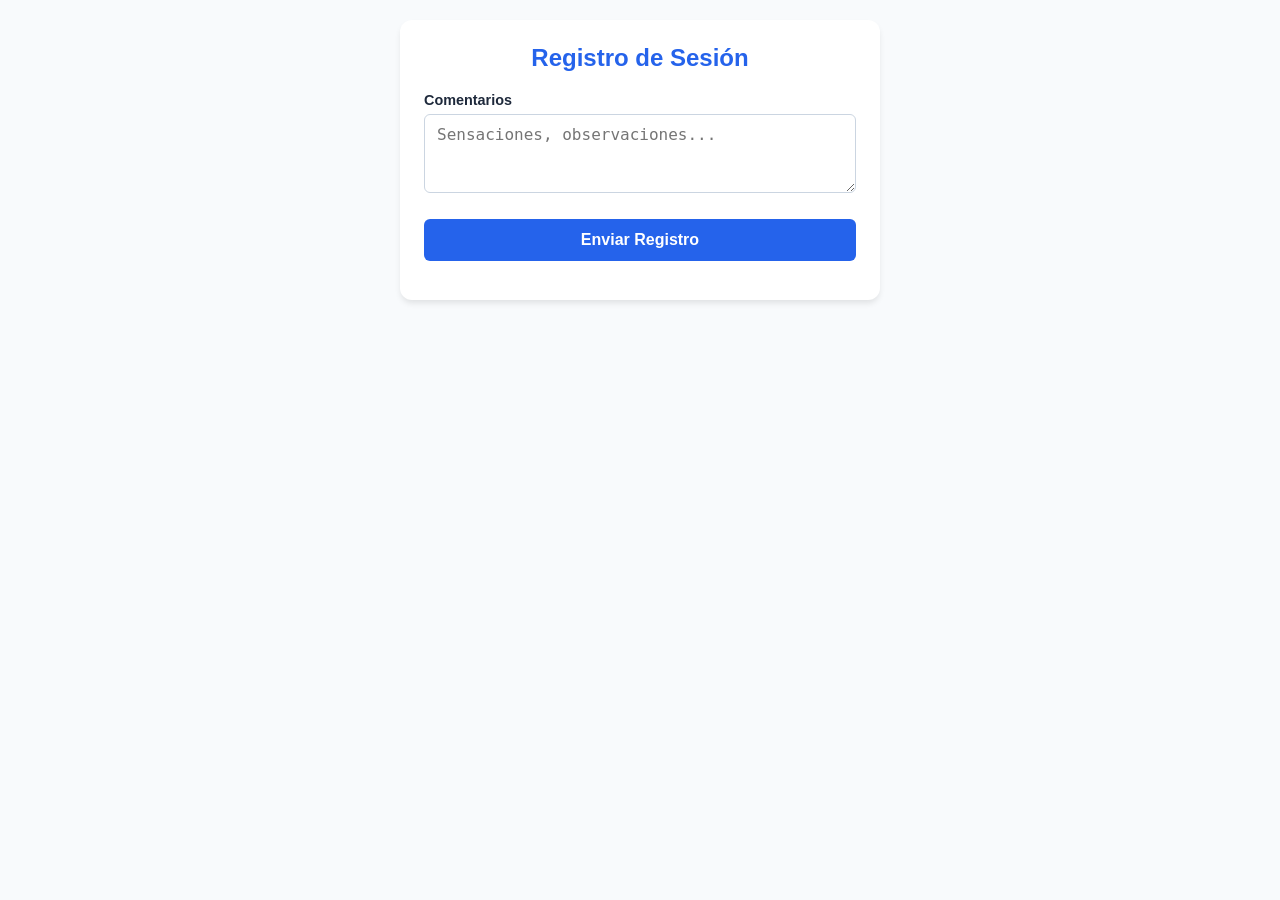
<file: rpe2.html>
<!DOCTYPE html>
<html lang="es">
<head>
  <meta charset="UTF-8">
  <meta name="viewport" content="width=device-width, initial-scale=1.0">
  <title>Registro de Sesión</title>

  <style>
    /* ==========================================
        VARIABLES Y CONFIGURACIÓN GLOBAL
        ========================================== */
    :root {
      --primary: #2563eb;
      --primary-hover: #1d4ed8;
      --bg: #f8fafc;
      --card-bg: #ffffff;
      --text: #1e293b;
      --border: #cbd5e1;
    }

    * {
      box-sizing: border-box;
    }

    body {
      display: flex;
      justify-content: center;
      margin: 0;
      padding: 20px;
      background-color: var(--bg);
      color: var(--text);
      font-family: -apple-system, BlinkMacSystemFont, "Segoe UI", Roboto, Helvetica, Arial, sans-serif;
    }

    /* ==========================================
        CONTENEDOR PRINCIPAL
        ========================================== */
    .container {
      width: 100%;
      max-width: 480px;
      padding: 24px;
      background-color: var(--card-bg);
      border-radius: 12px;
      box-shadow: 0 4px 6px -1px rgba(0, 0, 0, 0.1);
    }

    h2 {
      margin-top: 0;
      color: var(--primary);
      text-align: center;
    }

    /* ==========================================
        FORMULARIO E INPUTS
        ========================================== */
    .form-group {
      display: flex;
      flex-direction: column;
      margin-bottom: 16px;
    }

    label {
      margin-bottom: 6px;
      font-size: 0.9rem;
      font-weight: 600;
    }

    input, 
    select, 
    textarea {
      padding: 10px 12px;
      border: 1px solid var(--border);
      border-radius: 6px;
      font-size: 1rem;
      outline: none;
      transition: border-color 0.2s ease;
    }

    input:focus, 
    select:focus, 
    textarea:focus {
      border-color: var(--primary);
    }

    /* Estilo auxiliar para los sub-elementos de tipo */
    .sub-input {
      margin-bottom: 8px;
    }

    /* Grupo de tiempo / campos dobles (CORREGIDO) */
    .time-group {
      display: flex;
      align-items: center;
      gap: 8px;
      width: 100%;
    }

    .time-group input {
      flex: 1;
      min-width: 0; /* Impide que el input se desborde del contenedor flex */
      text-align: center;
    }

    /* ==========================================
        BOTÓN Y MENSAJES DE ESTADO
        ========================================== */
    button {
      width: 100%;
      margin-top: 10px;
      padding: 12px;
      border: none;
      border-radius: 6px;
      background-color: var(--primary);
      color: #ffffff;
      font-size: 1rem;
      font-weight: 600;
      cursor: pointer;
      transition: background-color 0.2s ease;
    }

    button:hover {
      background-color: var(--primary-hover);
    }

    button:disabled {
      background-color: #94a3b8;
      cursor: not-allowed;
    }

    #statusMessage {
      margin-top: 15px;
      font-size: 0.9rem;
      font-weight: 600;
      text-align: center;
    }

    /* Clases de utilidad */
    .hidden {
      display: none !important;
    }
  </style>
</head>
<body>

  <main class="container">
    <h2>Registro de Sesión</h2>

    <form id="rpeForm">
      
      <!-- Modalidad (Solo Cardio) -->
      <div id="grp-modalidad" class="form-group hidden">
        <label for="modalidad">Modalidad</label>
        <select id="modalidad">
          <!-- Opciones dinámicas cargadas desde JS -->
        </select>
      </div>

      <!-- Tipo de Entrenamiento / Bloque -->
      <div id="grp-tipo" class="form-group hidden">
        <label id="lbl-tipo" for="tipo">Tipo de Entrenamiento</label>
        
        <!-- 1. Buscador del ListPicker -->
        <input type="text" id="search-tipo" class="sub-input" placeholder="🔍 Buscar entrenamiento...">
        
        <!-- 2. Catálogo de opciones desplegado -->
        <select id="tipo" size="5" class="sub-input"></select>
        
        <!-- 3. Campo de texto final (al seleccionar toma el valor o permite escribir un tipo nuevo) -->
        <label for="tipo-texto" style="font-size: 0.8rem; color: #64748b; margin-top: 4px;">Valor que se registrará:</label>
        <input type="text" id="tipo-texto" placeholder="Escribe o selecciona un entrenamiento">
      </div>

      <!-- Kilometraje -->
      <div id="grp-kilometraje" class="form-group hidden">
        <label id="lbl-kilometraje" for="kilometraje">Kilometraje (km)</label>
        <input type="text" id="kilometraje" placeholder="Ej: 10,5">
      </div>

      <!-- Pulso Medio -->
      <div id="grp-pulso" class="form-group hidden">
        <label for="pulso">Pulso Medio (ppm)</label>
        <input type="number" id="pulso" placeholder="Ej: 145">
      </div>

      <!-- Intensidad PP (Minutos y Segundos) -->
      <div id="grp-intensidad" class="form-group hidden">
        <label id="lbl-inten">Intensidad PP</label>
        <div class="time-group">
          <input type="number" id="min" placeholder="Min / Watios">
          <span id="delimiter-seg" class="hidden">:</span>
          <input type="number" id="seg" class="hidden" placeholder="Seg">
        </div>
      </div>

      <!-- Comentarios Opcionales -->
      <div class="form-group">
        <label for="comentarios">Comentarios</label>
        <textarea id="comentarios" rows="3" placeholder="Sensaciones, observaciones..."></textarea>
      </div>

      <button type="submit" id="btnEnviar">Enviar Registro</button>
    </form>
    
    <div id="statusMessage"></div>
  </main>

  <script src="rpe2.js"></script>
</body>
</html>
</file>
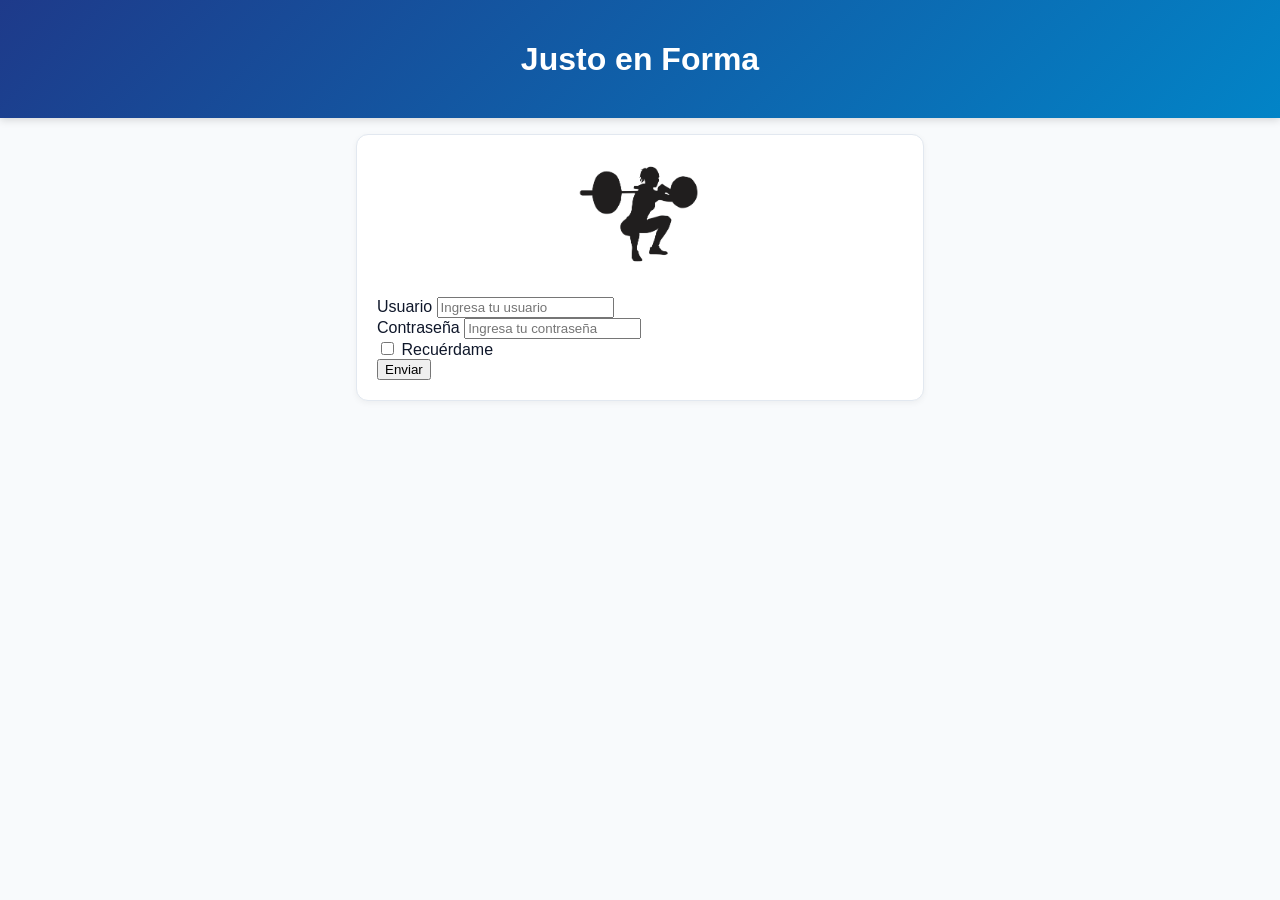
<file: Test_consulta.html>
<!DOCTYPE html>
<html lang="es">
<head>
  <meta charset="UTF-8">
  <meta name="viewport" content="width=device-width, initial-scale=1.0">
  <title>Test Consulta - Gráfica</title>
  <style>
    * {
      box-sizing: border-box;
      margin: 0;
      padding: 0;
    }
    body {
      font-family: -apple-system, BlinkMacSystemFont, "Segoe UI", Roboto, Helvetica, Arial, sans-serif;
      background-color: #f5f5f5;
      display: flex;
      flex-direction: column;
      align-items: center;
      padding: 10px;
    }
    .form-card, .chart-card {
      width: 100%;
      max-width: 800px;
      background: #ffffff;
      border-radius: 12px;
      padding: 16px;
      box-shadow: 0 4px 12px rgba(0, 0, 0, 0.1);
      margin-bottom: 15px;
    }
    .input-group {
      margin-bottom: 12px;
      display: flex;
      flex-direction: column;
    }
    label {
      font-size: 13px;
      font-weight: 600;
      color: #333;
      margin-bottom: 4px;
    }
    .row {
      display: flex;
      gap: 8px;
    }
    select, button {
      width: 100%;
      padding: 10px;
      border: 1px solid #ccc;
      border-radius: 6px;
      font-size: 14px;
      background: #fff;
    }
    select {
      flex: 2;
    }
    .lateralidad {
      flex: 1;
    }
    button.btn-enviar {
      background-color: #0288D1;
      color: white;
      border: none;
      font-weight: bold;
      cursor: pointer;
      margin-top: 8px;
    }
    button.btn-enviar:hover {
      background-color: #0277bd;
    }
    button.btn-menu {
      background-color: #757575;
      color: white;
      border: none;
      font-weight: bold;
      cursor: pointer;
      margin-top: 8px;
    }
    .chart-container {
      position: relative;
      width: 100%;
    }
    #mensaje-loading {
      text-align: center;
      color: #666;
      font-size: 14px;
      margin-bottom: 10px;
    }
    /* Estilo limpio para el visor iframe dinámico */
    #webViewerFrame {
      width: 100%;
      height: 60vh;
      border: none;
      border-radius: 8px;
    }
  </style>
</head>
<body>

  <!-- Panel de Controles -->
  <div class="form-card">
    <div id="usuario-display" style="font-size: 12px; color: #666; margin-bottom: 10px; font-weight: bold;"></div>

    <div class="input-group">
      <label>Últimos X días</label>
      <select id="selectDias">
        <option value="7">7</option>
        <option value="30">30</option>
        <option value="90">90</option>
        <option value="180">180</option>
        <option value="365">365</option>
      </select>
    </div>

    <div class="input-group">
      <label>Variable 1</label>
      <div class="row">
        <select id="test1">
          <option value="" disabled selected>Selecciona Test 1</option>
        </select>
        <select id="lateralidad1" class="lateralidad">
          <option value="BILATERAL">BILATERAL</option>
          <option value="IZQ">IZQ</option>
          <option value="DCH">DCH</option>
        </select>
      </div>
    </div>

    <div class="input-group">
      <label>Variable 2</label>
      <div class="row">
        <select id="test2">
          <option value="" disabled selected>Selecciona Test 2 (Opcional)</option>
        </select>
        <select id="lateralidad2" class="lateralidad">
          <option value="BILATERAL">BILATERAL</option>
          <option value="IZQ">IZQ</option>
          <option value="DCH">DCH</option>
        </select>
      </div>
    </div>

    <button class="btn-enviar" id="btnEnviar">Enviar</button>
    <button class="btn-menu" id="btnMenu">Menú principal</button>
  </div>

  <!-- Contenedor del Visor Exclusivo -->
  <div class="chart-card">
    <div id="mensaje-loading">Configura los parámetros y pulsa Enviar.</div>
    <div class="chart-container" id="containerIframe">
      <!-- El iframe se inyectará aquí automáticamente sin dejar huecos -->
    </div>
  </div>

  <script src="Test_consulta.js"></script>
</body>
</html>
</file>
<file: styles.css>
:root {
  --primary-color: #1e3a8a;
  --accent-color: #0284c7;
  --bg-color: #f8fafc;
  --card-bg: #ffffff;
  --text-color: #0f172a;
}

body {
  margin: 0;
  font-family: -apple-system, BlinkMacSystemFont, "Segoe UI", Roboto, sans-serif;
  background-color: var(--bg-color);
  color: var(--text-color);
  display: flex;
  flex-direction: column;
  min-height: 100vh;
}

.app-header {
  background: linear-gradient(135deg, var(--primary-color), var(--accent-color));
  color: white;
  padding: 1.2rem;
  text-align: center;
  box-shadow: 0 2px 8px rgba(0,0,0,0.15);
}

.main-content {
  padding: 1rem;
  max-width: 600px;
  margin: 0 auto;
  width: 100%;
  box-sizing: border-box;
}

.card {
  background: var(--card-bg);
  border-radius: 12px;
  padding: 1.25rem;
  box-shadow: 0 2px 6px rgba(0,0,0,0.05);
  border: 1px solid #e2e8f0;
}
/* Estilos para Menú Principal */
.user-badge {
  display: block;
  font-size: 0.9rem;
  font-weight: 500;
  margin-top: 0.2rem;
  opacity: 0.9;
}

.menu-card {
  display: flex;
  flex-direction: column;
  gap: 1.2rem;
}

.menu-grid {
  display: flex;
  flex-direction: column;
  gap: 0.75rem;
}

.btn-menu {
  width: 100%;
  background-color: var(--accent-color);
  color: white;
  border: none;
  padding: 0.85rem;
  font-size: 1rem;
  font-weight: 600;
  border-radius: 8px;
  cursor: pointer;
  transition: background-color 0.2s, transform 0.1s;
}

.btn-menu:active {
  transform: scale(0.98);
}

.btn-menu:hover {
  background-color: #0369a1;
}

.btn-secondary {
  width: 100%;
  background-color: #64748b;
  color: white;
  border: none;
  padding: 0.75rem;
  font-size: 0.95rem;
  font-weight: 600;
  border-radius: 8px;
  cursor: pointer;
  transition: background-color 0.2s;
}

.btn-secondary:hover {
  background-color: #475569;
}

.margin-top {
  margin-top: 1rem;
}
/* Estilos adicionales para Readiness y Deslizadores */
.slider-group {
  margin-bottom: 1.2rem;
}

.slider-header {
  display: flex;
  justify-content: space-between;
  align-items: center;
  margin-bottom: 0.4rem;
}

.slider-header label {
  font-weight: 600;
  font-size: 0.9rem;
}

.slider-value {
  font-weight: 700;
  color: var(--accent-color);
  font-size: 1.1rem;
}

.slider {
  width: 100%;
  height: 6px;
  border-radius: 3px;
  background: #cbd5e1;
  outline: none;
  accent-color: var(--accent-color);
}

textarea {
  padding: 0.75rem;
  border: 1px solid #cbd5e1;
  border-radius: 8px;
  font-size: 1rem;
  font-family: inherit;
  outline: none;
  resize: vertical;
}

textarea:focus {
  border-color: var(--accent-color);
}

.button-group {
  display: flex;
  flex-direction: column;
  gap: 0.75rem;
  margin-top: 1.5rem;
}
input.disabled-input {
    background-color: #e2e8f0;
    color: #64748b;
}
</file>
